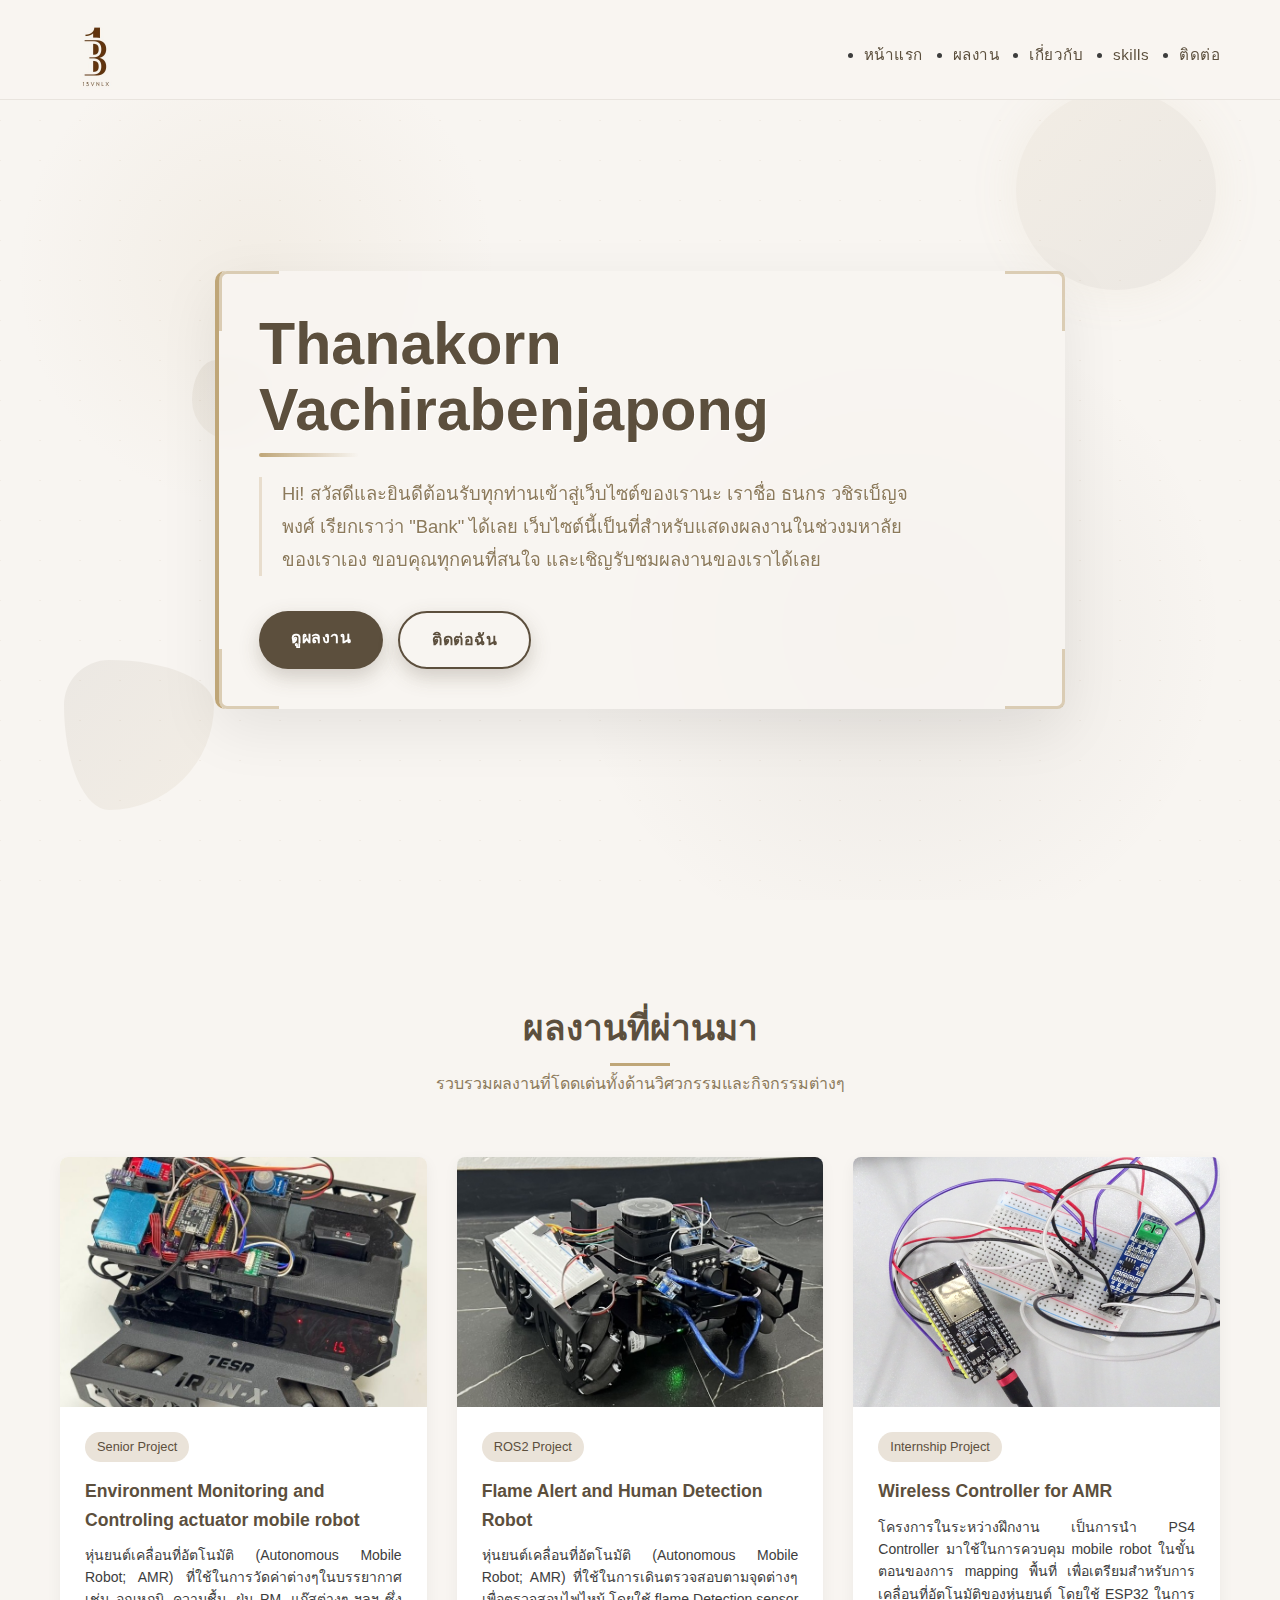
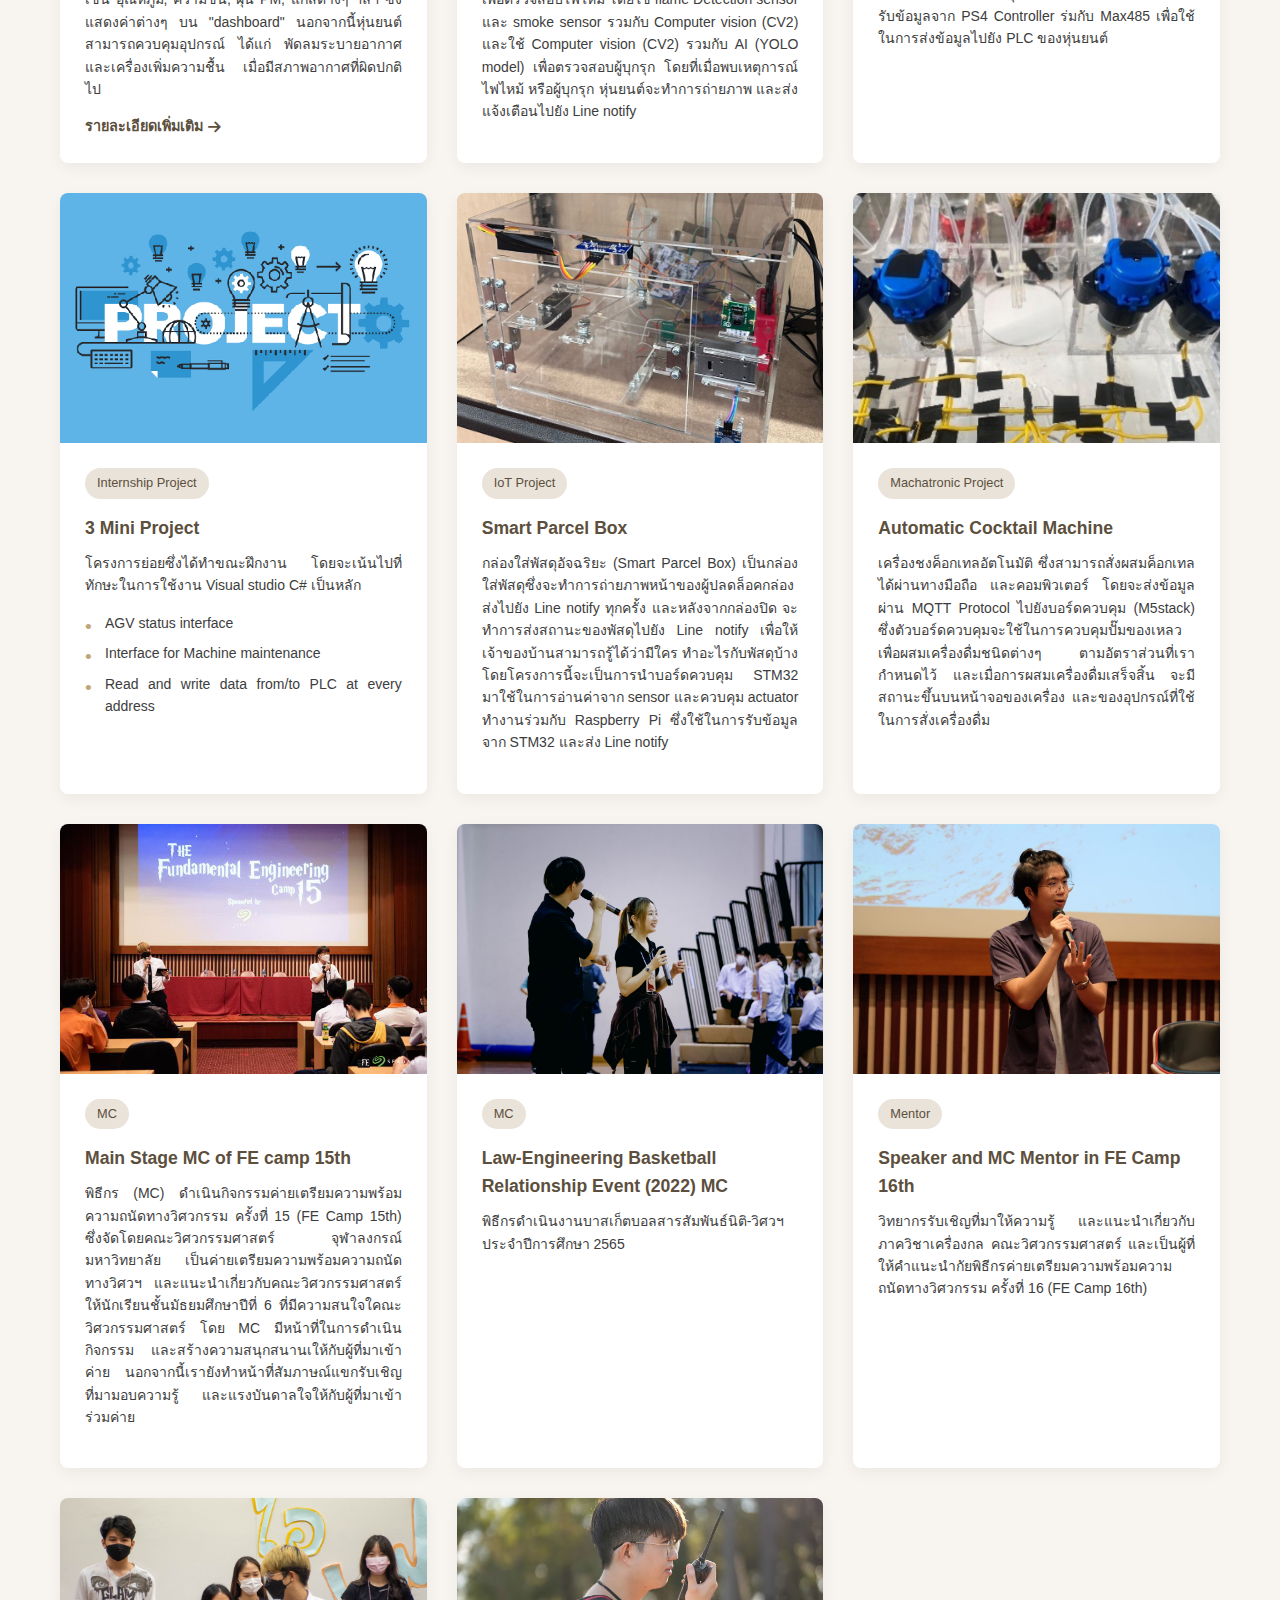
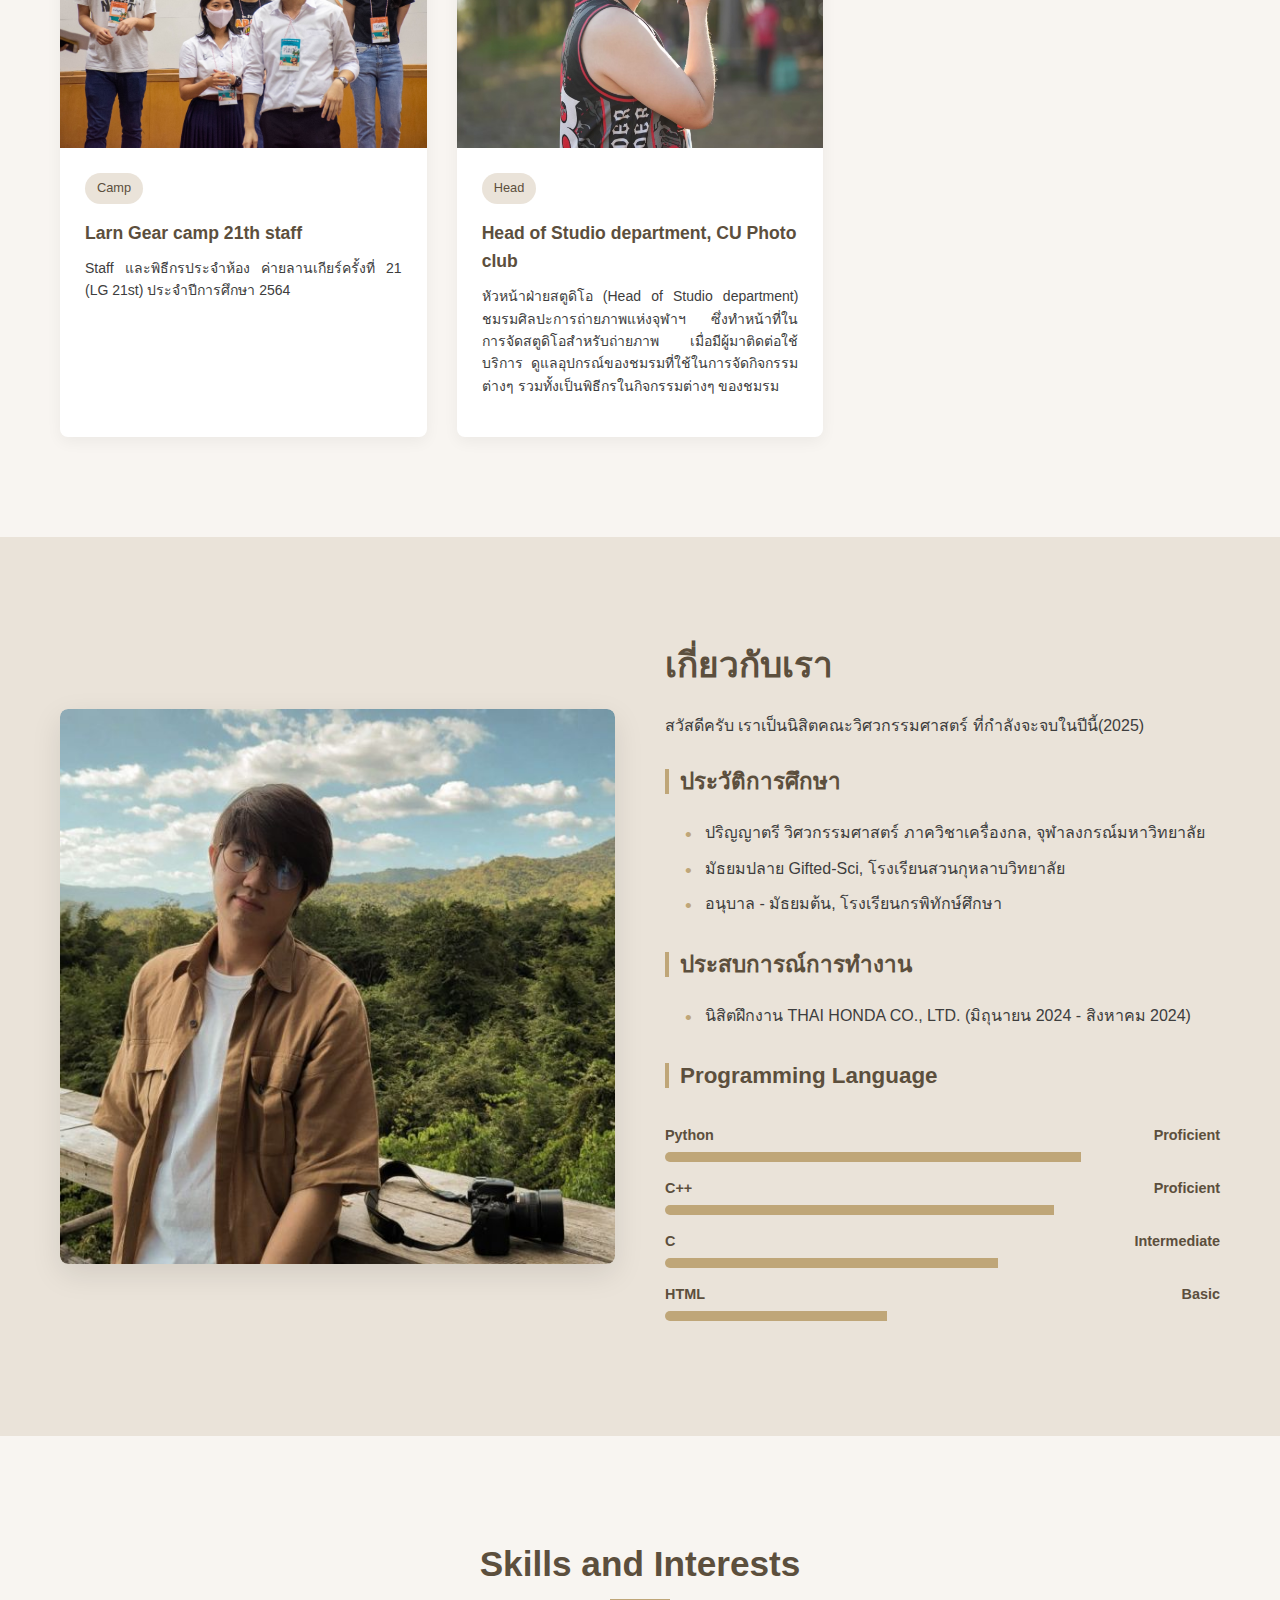
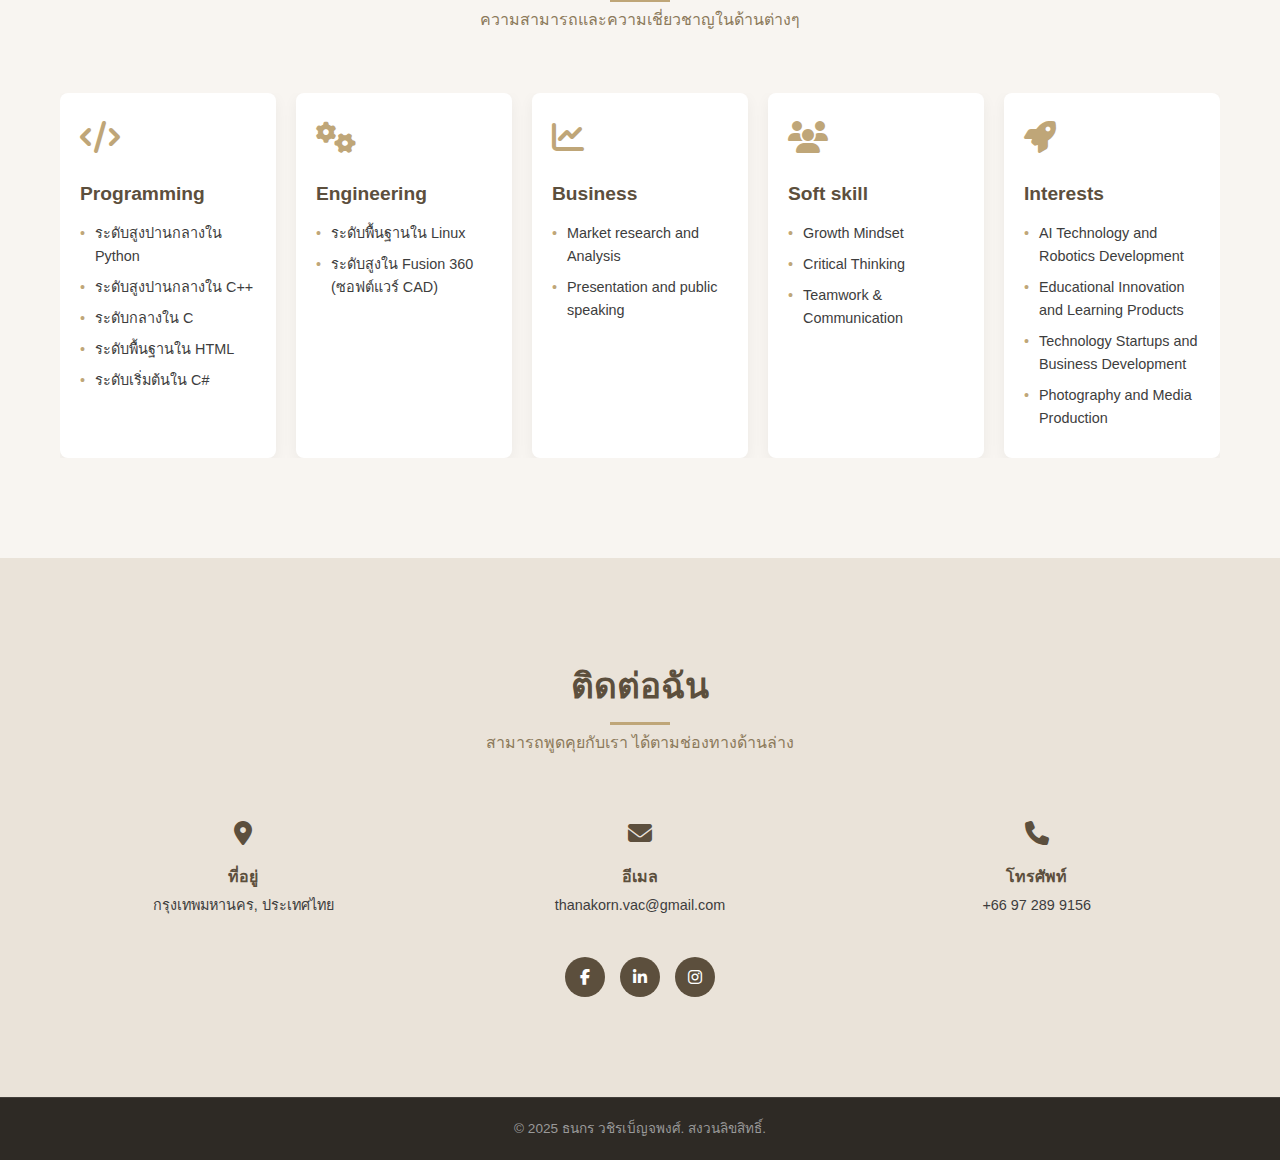
<file: index.html>
<!DOCTYPE html>
<html lang="th">
<head>
    <meta charset="UTF-8">
    <meta name="viewport" content="width=device-width, initial-scale=1.0">
    <title>Portfolio | วิศวกรรมและ MC</title>
    <link href="https://cdnjs.cloudflare.com/ajax/libs/font-awesome/6.4.0/css/all.min.css" rel="stylesheet">
    <link rel="stylesheet" href="css/style.css">
</head>
<body>
    <!-- ส่วนนำทาง -->
    <nav>
        <div class="nav-container">
            <div class="logo"><img src="image/logo.jpg" alt="Logo" height="70"></div>
            <div class="menu-toggle">
                <i class="fas fa-bars"></i>
            </div>
            <ul class="nav-links">
                <li><a href="#home">หน้าแรก</a></li>
                <li><a href="#portfolio">ผลงาน</a></li>
                <li><a href="#about">เกี่ยวกับ</a></li>
                <li><a href="#skills">skills</a></li>
                <li><a href="#contact">ติดต่อ</a></li>
            </ul>
        </div>
    </nav>

    <section id="home" class="hero">
        <!-- รูปทรงประดับ -->
        <div class="shape-1"></div>
        <div class="shape-2"></div>
        
        <div class="container">
            <div class="hero-content">
                <!-- มุมตกแต่ง -->
                <div class="corner-decoration top-left"></div>
                <div class="corner-decoration top-right"></div>
                <div class="corner-decoration bottom-left"></div>
                <div class="corner-decoration bottom-right"></div>
                
                <h1><span>Thanakorn</span> Vachirabenjapong</h1>
                <p>Hi! สวัสดีและยินดีต้อนรับทุกท่านเข้าสู่เว็บไซต์ของเรานะ เราชื่อ ธนกร วชิรเบ็ญจพงศ์
                    เรียกเราว่า "Bank" ได้เลย เว็บไซต์นี้เป็นที่สำหรับแสดงผลงานในช่วงมหาลัยของเราเอง ขอบคุณทุกคนที่สนใจ และเชิญรับชมผลงานของเราได้เลย
                </p>
                <div class="buttons-container">
                    <a href="#portfolio" class="btn">ดูผลงาน</a>
                    <a href="#contact" class="btn btn-outline">ติดต่อฉัน</a>
                </div>
            </div>
        </div>
    </section>
    <!-- ส่วนผลงาน -->
    <section id="portfolio" class="section">
        <div class="container">
            <div class="section-title">
                <h2>ผลงานที่ผ่านมา</h2>
                <p>รวบรวมผลงานที่โดดเด่นทั้งด้านวิศวกรรมและกิจกรรมต่างๆ</p>
            </div>
            
            <div class="portfolio-grid">
                <!-- ผลงานวิศวกรรม 1 -->
                <div class="portfolio-item">
                    <img src="image/Senior_Project.jpg" alt="Senior Project" class="portfolio-img">
                    <div class="portfolio-content">
                        <span class="portfolio-category">Senior Project</span>
                        <h3>Environment Monitoring and Controling actuator mobile robot</h3>
                        <p>หุ่นยนต์เคลื่อนที่อัตโนมัติ (Autonomous Mobile Robot; AMR) ที่ใช้ในการวัดค่าต่างๆในบรรยากาศ เช่น อุณหภูมิ, ความชื้น, ฝุ่น PM, แก๊สต่างๆ ฯลฯ 
                            ซึ่งแสดงค่าต่างๆ บน "dashboard" นอกจากนี้หุ่นยนต์สามารถควบคุมอุปกรณ์ ได้แก่ พัดลมระบายอากาศ และเครื่องเพิ่มความชื้น 
                            เมื่อมีสภาพอากาศที่ผิดปกติไป
                        </p>
                        <a href="Senior Project.html" class="portfolio-link">รายละเอียดเพิ่มเติม <i class="fas fa-arrow-right"></i></a>
                    </div>
                </div>
                
                <!-- ผลงานวิศวกรรม 2 -->
                <div class="portfolio-item">
                    <img src="image/ROS2_Project.png" alt="ROS2 Project" class="portfolio-img">
                    <div class="portfolio-content">
                        <span class="portfolio-category">ROS2 Project</span>
                        <h3>Flame Alert and Human Detection Robot</h3>
                        <p>หุ่นยนต์เคลื่อนที่อัตโนมัติ (Autonomous Mobile Robot; AMR) ที่ใช้ในการเดินตรวจสอบตามจุดต่างๆ เพื่อตรวจสอบไฟไหม้ 
                            โดยใช้ flame Detection sensor และ smoke sensor รวมกับ Computer vision (CV2) และใช้ Computer vision (CV2) รวมกับ AI (YOLO model) 
                            เพื่อตรวจสอบผู้บุกรุก โดยที่เมื่อพบเหตุการณ์ไฟไหม้ หรือผู้บุกรุก หุ่นยนต์จะทำการถ่ายภาพ และส่งแจ้งเตือนไปยัง Line notify
                        </p>
                        <!--a href="Flame Alert and Human Detection Robot.html" class="portfolio-link">รายละเอียดเพิ่มเติม <i class="fas fa-arrow-right"></i></a-->
                    </div>
                </div>
                
                <!-- ผลงานวิศวกรรม 3 -->
                <div class="portfolio-item">
                    <img src="image/Wireless_Controller_for_AMR.png" alt="wireless controller" class="portfolio-img">
                    <div class="portfolio-content">
                        <span class="portfolio-category">Internship Project</span>
                        <h3>Wireless Controller for AMR</h3>
                        <p>โครงการในระหว่างฝึกงาน เป็นการนำ PS4 Controller มาใช้ในการควบคุม mobile robot ในขั้นตอนของการ
                            mapping พื้นที่ เพื่อเตรียมสำหรับการเคลื่อนที่อัตโนมัติของหุ่นยนต์ โดยใช้ ESP32 ในการรับข้อมูลจาก PS4 Controller
                            ร่มกับ Max485 เพื่อใช้ในการส่งข้อมูลไปยัง PLC ของหุ่นยนต์
                        </p>
                        <!--a href="#" class="portfolio-link">รายละเอียดเพิ่มเติม <i class="fas fa-arrow-right"></i></a-->
                    </div>
                </div>
                
                <!-- ผลงานทางวิศวกรรม 4 -->
                <div class="portfolio-item">
                    <img src="image/3_mini_project.png" alt="3 Mini Project" class="portfolio-img">
                    <div class="portfolio-content">
                        <span class="portfolio-category">Internship Project</span>
                        <h3>3 Mini Project</h3>
                        <p>โครงการย่อยซึ่งได้ทำขณะฝึกงาน โดยจะเน้นไปที่ทักษะในการใช้งาน Visual studio C# เป็นหลัก</p>
                        <ul class="portfolio-list">
                            <li>AGV status interface</li>
                            <li>Interface for Machine maintenance</li>
                            <li>Read and write data from/to PLC at every address</li>
                        </ul>
                        <!--a href="3 Mini Project.html" class="portfolio-link">รายละเอียดเพิ่มเติม <i class="fas fa-arrow-right"></i></a-->
                    </div>
                </div>
                
                <!-- ผลงานวิศวกรรม 5 -->
                <div class="portfolio-item">
                    <img src="image/IoT_Project.png" alt="IoT Project" class="portfolio-img">
                    <div class="portfolio-content">
                        <span class="portfolio-category">IoT Project</span>
                        <h3>Smart Parcel Box</h3>
                        <p>กล่องใส่พัสดุอัจฉริยะ (Smart Parcel Box) เป็นกล่องใส่พัสดุซึ่งจะทำการถ่ายภาพหน้าของผู้ปลดล็อคกล่องส่งไปยัง Line notify ทุกครั้ง 
                            และหลังจากกล่องปิด จะทำการส่งสถานะของพัสดุไปยัง Line notify เพื่อให้เจ้าของบ้านสามารถรู้ได้ว่ามีใคร ทำอะไรกับพัสดุบ้าง
                            โดยโครงการนี้จะเป็นการนำบอร์ดควบคุม STM32 มาใช้ในการอ่านค่าจาก sensor และควบคุม actuator ทำงานร่วมกับ Raspberry Pi
                            ซึ่งใช้ในการรับข้อมูลจาก STM32 และส่ง Line notify
                        </p>
                        <!--a href="#" class="portfolio-link">รายละเอียดเพิ่มเติม <i class="fas fa-arrow-right"></i></a-->
                    </div>
                </div>
                
                <!-- ผลงานวิศวกรรม 6 -->
                <div class="portfolio-item">
                    <img src="image/Mechatronic_Project.png" alt="Automatic Cocktail Machine" class="portfolio-img">
                    <div class="portfolio-content">
                        <span class="portfolio-category">Machatronic Project</span>
                        <h3>Automatic Cocktail Machine</h3>
                        <p>เครื่องชงค็อกเทลอัตโนมัติ ซึ่งสามารถสั่งผสมค็อกเทลได้ผ่านทางมือถือ และคอมพิวเตอร์
                            โดยจะส่งข้อมูลผ่าน MQTT Protocol ไปยังบอร์ดควบคุม (M5stack) ซึ่งตัวบอร์ดควบคุมจะใช้ในการควบคุมปั๊มของเหลว
                            เพื่อผสมเครื่องดื่มชนิดต่างๆ ตามอัตราส่วนที่เรากำหนดไว้ และเมื่อการผสมเครื่องดื่มเสร็จสิ้น 
                            จะมีสถานะขึ้นบนหน้าจอของเครื่อง และของอุปกรณ์ที่ใช้ในการสั่งเครื่องดื่ม
                        </p>
                        <!--a href="#" class="portfolio-link">รายละเอียดเพิ่มเติม <i class="fas fa-arrow-right"></i></a-->
                    </div>
                </div>

                <!-- กิจกรรม 1 -->
                <div class="portfolio-item">
                    <img src="image/MC_of_FE_camp_15.jpg" alt="MC_of_FE_camp_15" class="portfolio-img">
                    <div class="portfolio-content">
                        <span class="portfolio-category">MC</span>
                        <h3>Main Stage MC of FE camp 15th</h3>
                        <p>พิธีกร (MC) ดำเนินกิจกรรมค่ายเตรียมความพร้อมความถนัดทางวิศวกรรม ครั้งที่ 15 (FE Camp 15th) 
                            ซึ่งจัดโดยคณะวิศวกรรมศาสตร์ จุฬาลงกรณ์มหาวิทยาลัย เป็นค่ายเตรียมความพร้อมความถนัดทางวิศวฯ และแนะนำเกี่ยวกับคณะวิศวกรรมศาสตร์
                            ให้นักเรียนชั้นมัธยมศึกษาปีที่ 6 ที่มีความสนใจใคณะวิศวกรรมศาสตร์ โดย MC มีหน้าที่ในการดำเนินกิจกรรม และสร้างความสนุกสนานเให้กับผู้ที่มาเข้าค่าย 
                            นอกจากนี้เรายังทำหน้าที่สัมภาษณ์แขกรับเชิญที่มามอบความรู้ และแรงบันดาลใจให้กับผู้ที่มาเข้าร่วมค่าย
                        </p>
                    </div>
                </div>
                
                <!-- กิจกรรม 2 -->
                <div class="portfolio-item">
                    <img src="image/mc นิติวิดวะ2.jpg" alt="Law-ENG_basketball_MC" class="portfolio-img">
                    <div class="portfolio-content">
                        <span class="portfolio-category">MC</span>
                        <h3>Law-Engineering Basketball Relationship Event (2022) MC</h3>
                        <p>พิธีกรดำเนินงานบาสเก็ตบอลสารสัมพันธ์นิติ-วิศวฯ ประจำปีการศึกษา 2565</p>
                    </div>
                </div>
                
                <!-- กิจกรรม 3 -->
                <div class="portfolio-item">
                    <img src="image/Speaker_FE_16.jpg" alt="Speaker_FE_16" class="portfolio-img">
                    <div class="portfolio-content">
                        <span class="portfolio-category">Mentor</span>
                        <h3>Speaker and MC Mentor in FE Camp 16th</h3>
                        <p>วิทยากรรับเชิญที่มาให้ความรู้ และแนะนำเกี่ยวกับภาควิชาเครื่องกล คณะวิศวกรรมศาสตร์ และเป็นผู้ที่ให้คำแนะนำกัยพิธีกรค่ายเตรียมความพร้อมความถนัดทางวิศวกรรม 
                            ครั้งที่ 16 (FE Camp 16th)
                        </p>
                    </div>
                </div>
                
                <!-- กิจกรรม 4 -->
                <div class="portfolio-item">
                    <img src="image/LG21_staff.jpg" alt="LG21_staff" class="portfolio-img">
                    <div class="portfolio-content">
                        <span class="portfolio-category">Camp</span>
                        <h3>Larn Gear camp 21th staff</h3>
                        <p>Staff และพิธีกรประจำห้อง ค่ายลานเกียร์ครั้งที่ 21 (LG 21st) ประจำปีการศึกษา 2564</p>
                    </div>
                </div>
                
                <!-- กิจกรรม 5 -->
                <div class="portfolio-item">
                    <img src="image/Staff_CU_photo_camp.jpg" alt="coming soon" class="portfolio-img">
                    <div class="portfolio-content">
                        <span class="portfolio-category">Head</span>
                        <h3>Head of Studio department, CU Photo club</h3>
                        <p>หัวหน้าฝ่ายสตูดิโอ (Head of Studio department) ชมรมศิลปะการถ่ายภาพแห่งจุฬาฯ ซึ่งทำหน้าที่ในการจัดสตูดิโอสำหรับถ่ายภาพ เมื่อมีผู้มาติดต่อใช้บริการ
                            ดูแลอุปกรณ์ของชมรมที่ใช้ในการจัดกิจกรรมต่างๆ รวมทั้งเป็นพิธีกรในกิจกรรมต่างๆ ของชมรม
                        </p>
                    </div>
                </div>
            </div>
        </div>
    </section>

    <!-- ส่วนเกี่ยวกับ -->
    <section id="about" class="section" style="background-color: var(--light);">
        <div class="container">
            <div class="about-container">
                <div class="about-image">
                    <img src="image/profile.jpg" alt="รูปโปรไฟล์ของฉัน">
                </div>
                <div class="about-content">
                    <h2>เกี่ยวกับเรา</h2>
                    <p>สวัสดีครับ เราเป็นนิสิตคณะวิศวกรรมศาสตร์ ที่กำลังจะจบในปีนี้(2025)</p>
                    <h3 class="about-subtitle">ประวัติการศึกษา</h3>
                    <ul class="about-list">
                        <li>ปริญญาตรี วิศวกรรมศาสตร์ ภาควิชาเครื่องกล, จุฬาลงกรณ์มหาวิทยาลัย</li>
                        <li>มัธยมปลาย Gifted-Sci, โรงเรียนสวนกุหลาบวิทยาลัย</li>
                        <li>อนุบาล - มัธยมต้น, โรงเรียนกรพิทักษ์ศึกษา</li>
                    </ul>
                    
                    <h3 class="about-subtitle">ประสบการณ์การทำงาน</h3>
                    <ul class="about-list">
                        <li>นิสิตฝึกงาน THAI HONDA CO., LTD. (มิถุนายน 2024 - สิงหาคม 2024)</li>
                    </ul>
                    
                    <h3 class="about-subtitle">Programming Language</h3>
                    <div class="skill-bars">
                        <div class="skill">
                            <div class="skill-name">
                                <span>Python</span>
                                <span>Proficient</span>
                            </div>
                            <div class="skill-bar">
                                <div class="skill-level" style="width: 75%;"></div>
                            </div>
                        </div>
                        
                        <div class="skill">
                            <div class="skill-name">
                                <span>C++</span>
                                <span>Proficient</span>
                            </div>
                            <div class="skill-bar">
                                <div class="skill-level" style="width: 70%;"></div>
                            </div>
                        </div>
                        
                        <div class="skill">
                            <div class="skill-name">
                                <span>C</span>
                                <span>Intermediate</span>
                            </div>
                            <div class="skill-bar">
                                <div class="skill-level" style="width: 60%;"></div>
                            </div>
                        </div>
                        
                        <div class="skill">
                            <div class="skill-name">
                                <span>HTML</span>
                                <span>Basic</span>
                            </div>
                            <div class="skill-bar">
                                <div class="skill-level" style="width: 40%;"></div>
                            </div>
                        </div>
                    </div>
                </div>
            </div>
        </div>
    </section>

    <!-- Skills Section -->
    <section id="skills" class="section">
        <div class="container">
            <div class="section-title">
                <h2>Skills and Interests</h2>
                <p>ความสามารถและความเชี่ยวชาญในด้านต่างๆ</p>
            </div>
            
            <div class="skills-grid">
                <!-- Programming Skills -->
                <div class="skill-category">
                    <div class="skill-icon">
                        <i class="fas fa-code"></i>
                    </div>
                    <h3>Programming</h3>
                    <ul class="skill-list">
                        <li>ระดับสูงปานกลางใน Python</li>
                        <li>ระดับสูงปานกลางใน C++</li>
                        <li>ระดับกลางใน C</li>
                        <li>ระดับพื้นฐานใน HTML</li>
                        <li>ระดับเริ่มต้นใน C#</li>
                    </ul>
                </div>
                
                <!-- Technical Skills -->
                <div class="skill-category">
                    <div class="skill-icon">
                        <i class="fas fa-cogs"></i>
                    </div>
                    <h3>Engineering</h3>
                    <ul class="skill-list">
                        <li>ระดับพื้นฐานใน Linux</li>
                        <li>ระดับสูงใน Fusion 360 (ซอฟต์แวร์ CAD)</li>
                    </ul>
                </div>
                
                <!-- Business Skills -->
                <div class="skill-category">
                    <div class="skill-icon">
                        <i class="fas fa-chart-line"></i>
                    </div>
                    <h3>Business</h3>
                    <ul class="skill-list">
                        <li>Market research and Analysis</li>
                        <li>Presentation and public speaking</li>
                    </ul>
                </div>
                
                <!-- Soft Skills -->
                <div class="skill-category">
                    <div class="skill-icon">
                        <i class="fas fa-users"></i>
                    </div>
                    <h3>Soft skill</h3>
                    <ul class="skill-list">
                        <li>Growth Mindset</li>
                        <li>Critical Thinking</li>
                        <li>Teamwork & Communication</li>
                    </ul>
                </div>

                <!-- Interests Skills -->
                <div class="skill-category">
                    <div class="skill-icon">
                        <i class="fas fa-rocket"></i>
                    </div>
                    <h3>Interests</h3>
                    <ul class="skill-list">
                        <li>AI Technology and Robotics Development</li>
                        <li>Educational Innovation and Learning Products</li>
                        <li>Technology Startups and Business Development</li>
                        <li>Photography and Media Production</li>
                    </ul>
                </div>
            </div>
        </div>
    </section>
    
    <!-- ส่วนติดต่อ -->
    <section id="contact" class="section" style="background-color: var(--light);">
        <div class="container">
            <div class="section-title">
                <h2>ติดต่อฉัน</h2>
                <p>สามารถพูดคุยกับเรา ได้ตามช่องทางด้านล่าง</p>
            </div>
            
            <div class="contact-simple-row">
                <div class="contact-item">
                    <div class="contact-icon">
                        <i class="fas fa-map-marker-alt"></i>
                    </div>
                    <div class="contact-text">
                        <h4>ที่อยู่</h4>
                        <p>กรุงเทพมหานคร, ประเทศไทย</p>
                    </div>
                </div>
                
                <div class="contact-item">
                    <div class="contact-icon">
                        <i class="fas fa-envelope"></i>
                    </div>
                    <div class="contact-text">
                        <h4>อีเมล</h4>
                        <p>thanakorn.vac@gmail.com</p>
                    </div>
                </div>
                
                <div class="contact-item">
                    <div class="contact-icon">
                        <i class="fas fa-phone"></i>
                    </div>
                    <div class="contact-text">
                        <h4>โทรศัพท์</h4>
                        <p>+66 97 289 9156</p>
                    </div>
                </div>
            </div>
            
            <div class="social-links-container">
                <div class="social-links">
                    <a href="https://www.facebook.com/Bank26.thanakorn/"><i class="fab fa-facebook-f"></i></a>
                    <a href="https://www.linkedin.com/in/thanakorn-vachirabenjapong-ba608a34a/"><i class="fab fa-linkedin-in"></i></a>
                    <a href="https://www.instagram.com/tnk.13vnlx/"><i class="fab fa-instagram"></i></a>
                </div>
            </div>
        </div>
    </section>

    <!-- ส่วนท้าย -->
    <footer>
            <div class="copyright">
                <p>&copy; 2025 ธนกร วชิรเบ็ญจพงศ์. สงวนลิขสิทธิ์.</p>
            </div>
    </footer>
    <!-- JavaScript -->
    <script src="js/script.js"></script>
</body>
</html>
</file>
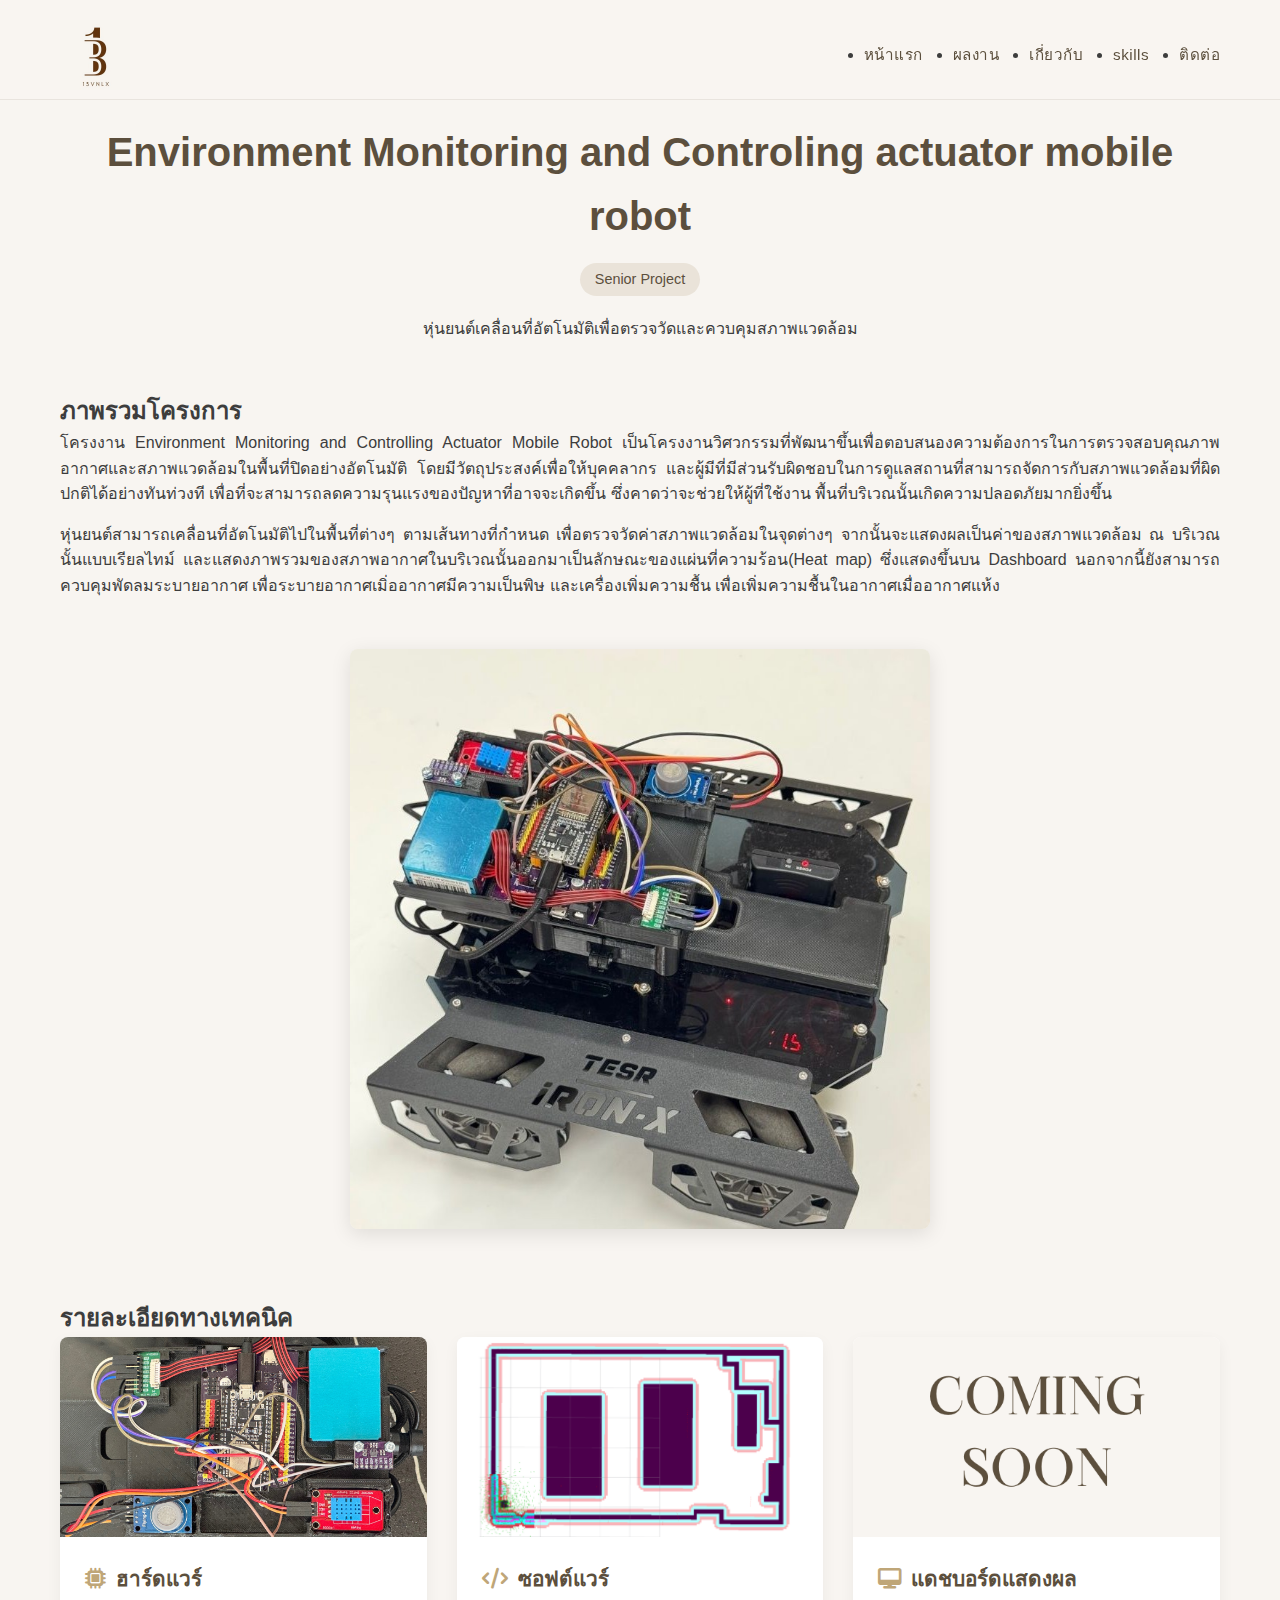
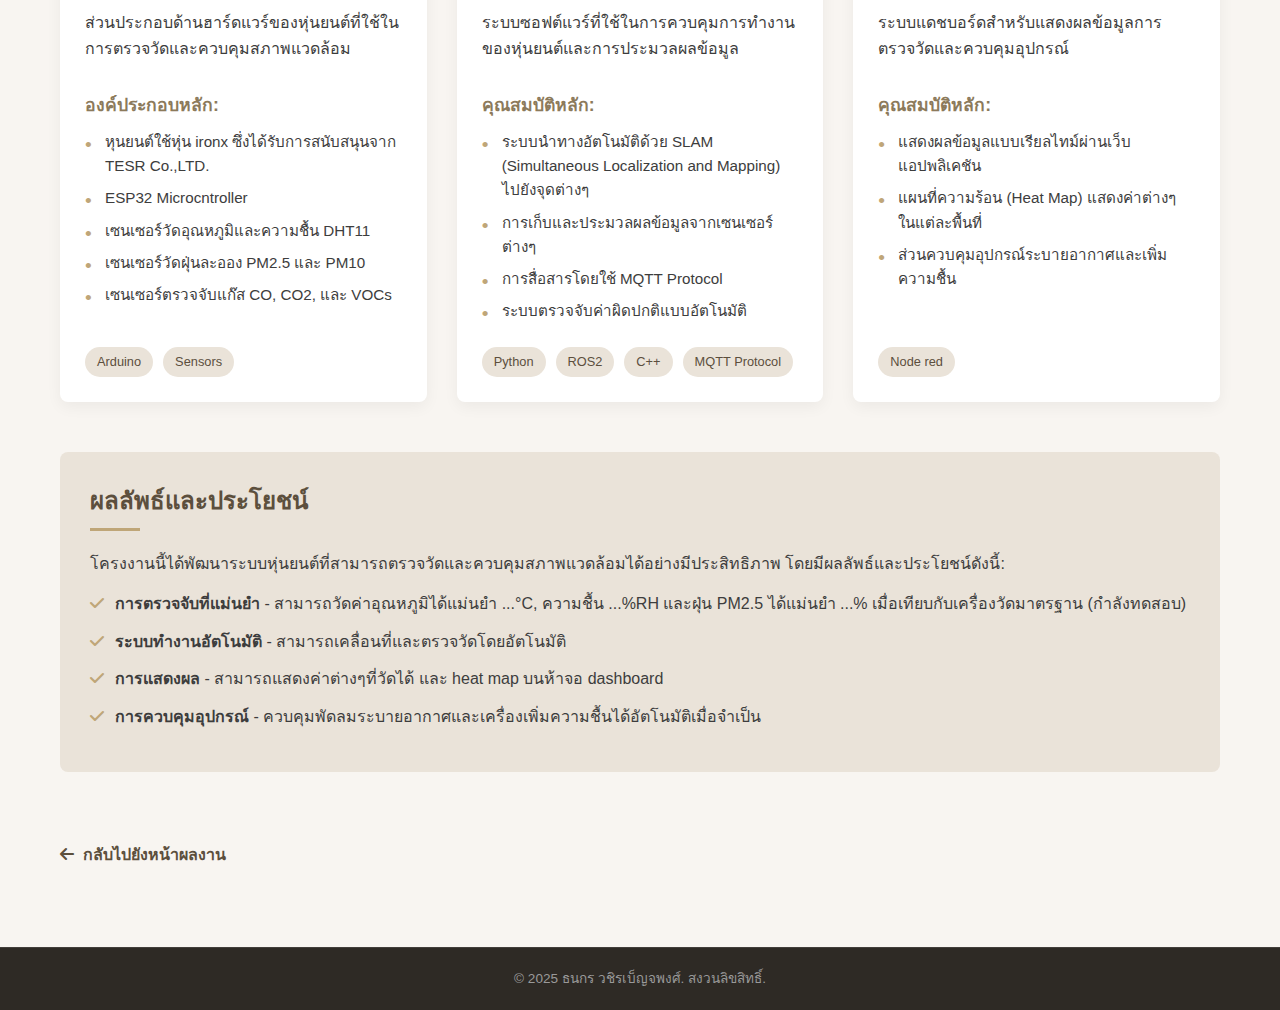
<file: Senior Project.html>
<!DOCTYPE html>
<html lang="th">
<head>
    <meta charset="UTF-8">
    <meta name="viewport" content="width=device-width, initial-scale=1.0">
    <title>Environment Monitoring and Controling actuator mobile robot - รายละเอียดโครงการ</title>
    <link href="https://cdnjs.cloudflare.com/ajax/libs/font-awesome/6.4.0/css/all.min.css" rel="stylesheet">
    <link rel="stylesheet" href="css/style.css">
    <link rel="stylesheet" href="css/Senior Project_style.css">
</head>
<body>
    <!-- ส่วนนำทาง -->
    <nav>
        <div class="nav-container">
            <div class="logo"><img src="image/logo.jpg" alt="Logo" height="70"></div>
            <div class="menu-toggle">
                <i class="fas fa-bars"></i>
            </div>
            <ul class="nav-links">
                <li><a href="index.html#home">หน้าแรก</a></li>
                <li><a href="index.html#portfolio">ผลงาน</a></li>
                <li><a href="index.html#about">เกี่ยวกับ</a></li>
                <li><a href="index.html#services">skills</a></li>
                <li><a href="index.html#contact">ติดต่อ</a></li>
            </ul>
        </div>
    </nav>

    <!-- เนื้อหารายละเอียดโครงการ -->
    <section class="project-details">
        <div class="container">
            <div class="project-header">
                <h1>Environment Monitoring and Controling actuator mobile robot</h1>
                <span class="category">Senior Project</span>
                <p>หุ่นยนต์เคลื่อนที่อัตโนมัติเพื่อตรวจวัดและควบคุมสภาพแวดล้อม</p>
            </div>

            <div class="project-overview">
                <h2>ภาพรวมโครงการ</h2>
                <p>โครงงาน Environment Monitoring and Controlling Actuator Mobile Robot เป็นโครงงานวิศวกรรมที่พัฒนาขึ้นเพื่อตอบสนองความต้องการในการตรวจสอบคุณภาพอากาศและสภาพแวดล้อมในพื้นที่ปิดอย่างอัตโนมัติ 
                    โดยมีวัตถุประสงค์เพื่อให้บุคคลากร และผู้มีที่มีส่วนรับผิดชอบในการดูแลสถานที่สามารถจัดการกับสภาพแวดล้อมที่ผิดปกติได้อย่างทันท่วงที เพื่อที่จะสามารถลดความรุนแรงของปัญหาที่อาจจะเกิดขึ้น ซึ่งคาดว่าจะช่วยให้ผู้ที่ใช้งาน
                    พื้นที่บริเวณนั้นเกิดความปลอดภัยมากยิ่งขึ้น
                </p>
                <p>หุ่นยนต์สามารถเคลื่อนที่อัตโนมัติไปในพื้นที่ต่างๆ ตามเส้นทางที่กำหนด เพื่อตรวจวัดค่าสภาพแวดล้อมในจุดต่างๆ จากนั้นจะแสดงผลเป็นค่าของสภาพแวดล้อม ณ บริเวณนั้นแบบเรียลไทม์ 
                    และแสดงภาพรวมของสภาพอากาศในบริเวณนั้นออกมาเป็นลักษณะของแผ่นที่ความร้อน(Heat map) ซึ่งแสดงขึ้นบน Dashboard นอกจากนี้ยังสามารถควบคุมพัดลมระบายอากาศ เพื่อระบายอากาศเมิ่ออากาศมีความเป็นพิษ 
                    และเครื่องเพิ่มความชื้น เพื่อเพิ่มความชื้นในอากาศเมื่ออากาศแห้ง
                </p>
            </div>

            <!-- รูปภาพโครงการ -->
            <div class="project-image">
                <img src="image/Senior_Project.jpg" alt="Environment Monitoring Robot">
            </div>

            <!-- รายละเอียดทางเทคนิค -->
            <h2>รายละเอียดทางเทคนิค</h2>

            <div class="tech-detail">
                <!-- ฮาร์ดแวร์ -->
                <div class="senior-project">
                    <img src="image/Senior_project/senior_hardware.png" alt="ฮาร์ดแวร์ของหุ่นยนต์" class="senior-project-img">
                    <div class="senior-project-content">
                        <h3><i class="fas fa-microchip"></i> ฮาร์ดแวร์</h3>
                        <p>ส่วนประกอบด้านฮาร์ดแวร์ของหุ่นยนต์ที่ใช้ในการตรวจวัดและควบคุมสภาพแวดล้อม</p>
                        
                        <h4>องค์ประกอบหลัก:</h4>
                        <ul>
                            <li>หุนยนต์ใช้หุ่น ironx ซึ่งได้รับการสนับสนุนจาก TESR Co.,LTD.</li>
                            <li>ESP32 Microcntroller </li>
                            <li>เซนเซอร์วัดอุณหภูมิและความชื้น DHT11</li>
                            <li>เซนเซอร์วัดฝุ่นละออง PM2.5 และ PM10</li>
                            <li>เซนเซอร์ตรวจจับแก๊ส CO, CO2, และ VOCs</li>
                        </ul>
                        
                        <div class="technologies">
                            <span class="tech-tag">Arduino</span>
                            <span class="tech-tag">Sensors</span>
                        </div>
                    </div>
                </div>
                
                <!-- ซอฟต์แวร์ -->
                <div class="senior-project">
                    <img src="image/Senior_project/SLAM.png" alt="ระบบซอฟต์แวร์ของหุ่นยนต์" class="senior-project-img">
                    <div class="senior-project-content">
                        <h3><i class="fas fa-code"></i> ซอฟต์แวร์</h3>
                        <p>ระบบซอฟต์แวร์ที่ใช้ในการควบคุมการทำงานของหุ่นยนต์และการประมวลผลข้อมูล</p>
                        
                        <h4>คุณสมบัติหลัก:</h4>
                        <ul>
                            <li>ระบบนำทางอัตโนมัติด้วย SLAM (Simultaneous Localization and Mapping) ไปยังจุดต่างๆ</li>
                            <li>การเก็บและประมวลผลข้อมูลจากเซนเซอร์ต่างๆ</li>
                            <li>การสื่อสารโดยใช้ MQTT Protocol</li>
                            <li>ระบบตรวจจับค่าผิดปกติแบบอัตโนมัติ</li>
                        </ul>
                        
                        <div class="technologies">
                            <span class="tech-tag">Python</span>
                            <span class="tech-tag">ROS2</span>
                            <span class="tech-tag">C++</span>
                            <span class="tech-tag">MQTT Protocol</span>
                        </div>
                    </div>
                </div>
                
                <!-- แดชบอร์ด -->
                <div class="senior-project">
                    <img src="image/Senior_project/dashboard.png" alt="แดชบอร์ดแสดงผล" class="senior-project-img">
                    <div class="senior-project-content">
                        <h3><i class="fas fa-desktop"></i> แดชบอร์ดแสดงผล</h3>
                        <p>ระบบแดชบอร์ดสำหรับแสดงผลข้อมูลการตรวจวัดและควบคุมอุปกรณ์</p>
                        
                        <h4>คุณสมบัติหลัก:</h4>
                        <ul>
                            <li>แสดงผลข้อมูลแบบเรียลไทม์ผ่านเว็บแอปพลิเคชัน</li>
                            <li>แผนที่ความร้อน (Heat Map) แสดงค่าต่างๆ ในแต่ละพื้นที่</li>
                            <li>ส่วนควบคุมอุปกรณ์ระบายอากาศและเพิ่มความชื้น</li>
                        </ul>
                        
                        <div class="technologies">
                            <span class="tech-tag">Node red</span>
                        </div>
                    </div>
                </div>
            </div>

            <!-- ผลลัพธ์และประโยชน์ -->
            <div class="project-conclusion">
                <h2>ผลลัพธ์และประโยชน์</h2>
                <p>โครงงานนี้ได้พัฒนาระบบหุ่นยนต์ที่สามารถตรวจวัดและควบคุมสภาพแวดล้อมได้อย่างมีประสิทธิภาพ โดยมีผลลัพธ์และประโยชน์ดังนี้:</p>
                <ul>
                    <li><strong>การตรวจจับที่แม่นยำ</strong> - สามารถวัดค่าอุณหภูมิได้แม่นยำ ...°C, ความชื้น ...%RH และฝุ่น PM2.5 ได้แม่นยำ ...% เมื่อเทียบกับเครื่องวัดมาตรฐาน (กำลังทดสอบ)</li>
                    <li><strong>ระบบทำงานอัตโนมัติ</strong> - สามารถเคลื่อนที่และตรวจวัดโดยอัตโนมัติ</li>
                    <li><strong>การแสดงผล</strong> - สามารถแสดงค่าต่างๆที่วัดได้ และ heat map บนห้าจอ dashboard</li>
                    <li><strong>การควบคุมอุปกรณ์</strong> - ควบคุมพัดลมระบายอากาศและเครื่องเพิ่มความชื้นได้อัตโนมัติเมื่อจำเป็น</li>
                </ul>
            </div>

            <a href="index.html#portfolio" class="back-button"><i class="fas fa-arrow-left"></i> กลับไปยังหน้าผลงาน</a>
        </div>
    </section>

    <footer>
        <div class="copyright">
            <p>&copy; 2025 ธนกร วชิรเบ็ญจพงศ์. สงวนลิขสิทธิ์.</p>
        </div>
    </footer>
    <!-- JavaScript -->
    <script src="js/script.js"></script>
</body>
</html>
</file>
<file: css/style.css>
/* ตั้งค่าพื้นฐาน - โทนสี Earth Tone */
:root {
    --primary: #5c4f3d;      /* น้ำตาลเข้ม */
    --secondary: #8c7a5b;    /* น้ำตาลอ่อน */
    --accent: #bfa678;       /* สีทองอ่อน */
    --light: #eae3d9;        /* สีครีม */
    --dark: #2e2a25;         /* น้ำตาลเกือบดำ */
    --text: #3d3d3d;         /* สีเทาเข้ม */
    --bg: #f8f5f1;           /* สีครีมอ่อน */
}

* {
    margin: 0;
    padding: 0;
    box-sizing: border-box;
}

body {
    font-family: 'Sarabun', 'Helvetica Neue', sans-serif;
    line-height: 1.6;
    color: var(--text);
    background-color: var(--bg);
}

a {
    text-decoration: none;
    color: var(--primary);
    transition: color 0.3s;
}

a:hover {
    color: var(--accent);
}

/* การจัดวางหน้าแบบ Minimal */
.container {
    max-width: 1200px;
    margin: 0 auto;
    padding: 0 20px;
}

/* ส่วนนำทาง */
nav {
    position: fixed;
    top: 0;
    left: 0;
    width: 100%;
    background-color: rgba(248, 245, 241, 0.9);
    backdrop-filter: blur(10px);
    z-index: 1000;
    padding: 20px 0;
    border-bottom: 1px solid rgba(92, 79, 61, 0.1);
    height: 100px; 
}

.nav-container {
    display: flex;
    justify-content: space-between;
    align-items: center;
    max-width: 1200px;
    margin: 0 auto;
    padding: 0 20px;
}

.logo {
    font-size: 1.5rem;
    font-weight: 600;
    color: var(--primary);
    letter-spacing: 1px;
    display: flex;
    align-items: center;
}

.logo img {
    max-height: 200px;
    vertical-align: middle;
}

.nav-links {
    display: flex;
    gap: 30px;
}

.nav-links a {
    color: var(--primary);
    font-weight: 500;
    font-size: 0.95rem;
    letter-spacing: 0.5px;
    position: relative;
}

.nav-links a::after {
    content: '';
    position: absolute;
    width: 0;
    height: 2px;
    bottom: -5px;
    left: 0;
    background-color: var(--accent);
    transition: width 0.3s;
}

.nav-links a:hover::after {
    width: 100%;
}

/* ปุ่มเมนูโทรศัพท์มือถือ */
.menu-toggle {
    display: none;
    cursor: pointer;
    font-size: 1.5rem;
    color: var(--primary);
}

/* ส่วนหัว Hero Section - เพิ่มเติม */
.hero {
    height: 100vh;
    display: flex;
    align-items: center;
    padding-top: 80px;
    background-color: var(--bg);
    position: relative;
    overflow: hidden;
}

/* เพิ่มลวดลายพื้นหลังแบบลายเส้นและจุดๆ */
.hero::before {
    content: '';
    position: absolute;
    top: 0;
    left: 0;
    right: 0;
    bottom: 0;
    background-image: 
        radial-gradient(circle at 20% 30%, rgba(191, 166, 120, 0.1) 0%, transparent 20%),
        radial-gradient(circle at 70% 70%, rgba(92, 79, 61, 0.08) 0%, transparent 30%),
        linear-gradient(to bottom right, rgba(234, 227, 217, 0.5) 1px, transparent 1px),
        linear-gradient(to bottom left, rgba(234, 227, 217, 0.5) 1px, transparent 1px);
    background-size: auto, auto, 40px 40px, 40px 40px;
    z-index: 0;
}

/* เพิ่มรูปทรงประดับ */
.hero::after {
    content: '';
    position: absolute;
    top: 10%;
    right: 5%;
    width: 200px;
    height: 200px;
    border-radius: 50%;
    background: linear-gradient(135deg, rgba(191, 166, 120, 0.1), rgba(92, 79, 61, 0.08));
    box-shadow: 0 0 50px rgba(191, 166, 120, 0.1);
    z-index: 1;
    animation: float 8s ease-in-out infinite;
}

/* เพิ่มรูปทรงเพิ่มเติม */
.hero .shape-1 {
    position: absolute;
    bottom: 10%;
    left: 5%;
    width: 150px;
    height: 150px;
    border-radius: 30% 70% 70% 30% / 30% 30% 70% 70%;
    background: linear-gradient(135deg, rgba(92, 79, 61, 0.08), rgba(191, 166, 120, 0.1));
    z-index: 1;
    animation: morph 10s ease-in-out infinite;
}

.hero .shape-2 {
    position: absolute;
    top: 40%;
    left: 15%;
    width: 80px;
    height: 80px;
    border-radius: 30% 70% 50% 50% / 50% 30% 70% 50%;
    background: linear-gradient(135deg, rgba(140, 122, 91, 0.1), rgba(191, 166, 120, 0.05));
    z-index: 1;
    animation: morph 12s ease-in-out infinite alternate;
}

.hero-content {
    max-width: 850px;
    position: relative;
    z-index: 2;
    padding: 40px;
    border-radius: 10px;
    box-shadow: 0 20px 60px rgba(0, 0, 0, 0.08);
    background: rgba(248, 245, 241, 0.85);
    backdrop-filter: blur(8px);
    border-left: 4px solid var(--accent);
    animation: fadeIn 1s ease-out forwards;
}

.hero h1 {
    font-size: 3.7rem;
    font-weight: 700;
    color: var(--primary);
    margin-bottom: 20px;
    line-height: 1.1;
    position: relative;
    padding-bottom: 15px;
    text-shadow: 1px 1px 1px rgba(255, 255, 255, 1);
}

/* เพิ่มเส้นใต้สวยๆ ให้กับหัวข้อ */
.hero h1::after {
    content: '';
    position: absolute;
    bottom: 0;
    left: 0;
    width: 100px;
    height: 4px;
    background: linear-gradient(to right, var(--accent), transparent);
    border-radius: 2px;
}

/* เพิ่มไฮไลท์ตัวอักษร */
.hero h1 span {
    position: relative;
    display: inline-block;
    z-index: 1;
}



.hero p {
    font-size: 1.15rem;
    color: var(--secondary);
    margin-bottom: 35px;
    max-width: 650px;
    line-height: 1.8;
    text-shadow: 0 1px 1px rgba(255, 255, 255, 0.8);
    position: relative;
    padding-left: 20px;
    border-left: 3px solid rgba(191, 166, 120, 0.3);
}

.buttons-container {
    display: flex;
    gap: 15px;
}

.btn {
    display: inline-block;
    background-color: var(--primary);
    color: white;
    padding: 14px 32px;
    border-radius: 30px;
    font-weight: 600;
    letter-spacing: 0.5px;
    transition: all 0.3s;
    border: none;
    cursor: pointer;
    box-shadow: 0 8px 20px rgba(92, 79, 61, 0.25);
    position: relative;
    overflow: hidden;
    z-index: 1;
}

.btn::after {
    content: '';
    position: absolute;
    top: 0;
    left: -100%;
    width: 100%;
    height: 100%;
    background: linear-gradient(90deg, transparent, rgba(255, 255, 255, 0.2), transparent);
    transition: 0.5s;
    z-index: -1;
}

.btn:hover::after {
    left: 100%;
}

.btn:hover {
    background-color: var(--secondary);
    color: white;
    transform: translateY(-3px);
    box-shadow: 0 12px 25px rgba(92, 79, 61, 0.35);
}

.btn-outline {
    background-color: transparent;
    border: 2px solid var(--primary);
    color: var(--primary);
}

.btn-outline::after {
    background: linear-gradient(90deg, transparent, rgba(92, 79, 61, 0.1), transparent);
}

.btn-outline:hover {
    background-color: var(--primary);
    color: white;
    box-shadow: 0 12px 25px rgba(92, 79, 61, 0.35);
}

/* เพิ่มองค์ประกอบที่มุมของ hero-content */
.corner-decoration {
    position: absolute;
    width: 60px;
    height: 60px;
    opacity: 0.5;
}

.corner-decoration.top-left {
    top: 0;
    left: 0;
    border-top: 3px solid var(--accent);
    border-left: 3px solid var(--accent);
    border-top-left-radius: 8px;
}

.corner-decoration.top-right {
    top: 0;
    right: 0;
    border-top: 3px solid var(--accent);
    border-right: 3px solid var(--accent);
    border-top-right-radius: 8px;
}

.corner-decoration.bottom-left {
    bottom: 0;
    left: 0;
    border-bottom: 3px solid var(--accent);
    border-left: 3px solid var(--accent);
    border-bottom-left-radius: 8px;
}

.corner-decoration.bottom-right {
    bottom: 0;
    right: 0;
    border-bottom: 3px solid var(--accent);
    border-right: 3px solid var(--accent);
    border-bottom-right-radius: 8px;
}

/* ส่วนผลงาน */
.section {
    padding: 100px 0;
}

.section-title {
    text-align: center;
    margin-bottom: 60px;
}

.section-title h2 {
    font-size: 2.2rem;
    color: var(--primary);
    margin-bottom: 15px;
    position: relative;
    display: inline-block;
}

.section-title h2::after {
    content: '';
    position: absolute;
    width: 60px;
    height: 3px;
    background-color: var(--accent);
    bottom: -10px;
    left: 50%;
    transform: translateX(-50%);
}

.section-title p {
    color: var(--secondary);
    max-width: 700px;
    margin: 0 auto;
}

/* กริดแสดงผลงาน */
.portfolio-grid {
    display: grid;
    grid-template-columns: repeat(auto-fill, minmax(350px, 1fr));
    gap: 30px;
}

.portfolio-item {
    background-color: white;
    border-radius: 8px;
    overflow: hidden;
    box-shadow: 0 5px 15px rgba(0, 0, 0, 0.05);
    transition: transform 0.3s, box-shadow 0.3s;
    position: relative;
}

.portfolio-item:hover {
    transform: translateY(-5px);
    box-shadow: 0 10px 25px rgba(0, 0, 0, 0.1);
}

.portfolio-img {
    width: 100%;
    height: 250px;
    object-fit: cover;
    display: block;
}

.portfolio-content {
    padding: 25px;
}

.portfolio-content h3 {
    font-size: 1.1rem;
    margin-bottom: 10px;
    color: var(--primary);
}

.portfolio-content p {
    text-align: justify;
    word-break: keep-all;
    color: var(--text);
    margin-bottom: 15px;
    font-size: 0.875rem;
}

.portfolio-category {
    display: inline-block;
    background-color: var(--light);
    color: var(--primary);
    padding: 5px 12px;
    border-radius: 20px;
    font-size: 0.8rem;
    margin-bottom: 15px;
}

.portfolio-list {
    list-style: none;
    padding-left: 0;
    margin-bottom: 15px;
}

.portfolio-list li {
    text-align: justify;
    word-break: keep-all;
    position: relative;
    padding-left: 20px;
    margin-bottom: 8px;
    font-size: 0.875rem;
    color: var(--text);
}

.portfolio-list li:before {
    content: "•";
    color: var(--accent);
    position: absolute;
    left: 0;
    top: 0;
    font-size: 1.2rem;
}
.portfolio-link {
    font-weight: 600;
    font-size: 0.9rem;
    display: flex;
    align-items: center;
}

.portfolio-link i {
    margin-left: 5px;
    transition: transform 0.3s;
}

.portfolio-link:hover i {
    transform: translateX(3px);
}

/* ส่วน About */
.about-container {
    display: flex;
    gap: 50px;
    align-items: center;
}

.about-image {
    flex: 1;
    border-radius: 8px;
    overflow: hidden;
    box-shadow: 0 10px 30px rgba(0, 0, 0, 0.1);
}

.about-image img {
    width: 100%;
    height: auto;
    display: block;
    border-radius: 8px; /* ทำให้ขอบมน */
    box-shadow: 0 10px 30px rgba(0, 0, 0, 0.1); /* เพิ่มเงา */
    transition: transform 0.3s; /* เพิ่มเอฟเฟกต์เมื่อชี้เมาส์ */
}

.about-image img:hover {
    transform: scale(1.03); /* ขยายรูปเล็กน้อยเมื่อชี้เมาส์ */
}

.about-content {
    flex: 1;
}

.about-content h2 {
    font-size: 2.2rem;
    color: var(--primary);
    margin-bottom: 20px;
}

.about-content p {
    margin-bottom: 20px;
    color: var(--text);
}

.about-subtitle {
    font-size: 1.4rem;
    color: var(--primary);
    margin: 25px 0 15px;
    position: relative;
    padding-left: 15px;
}

.about-subtitle::before {
    content: '';
    position: absolute;
    left: 0;
    top: 5px;
    height: 70%;
    width: 4px;
    background-color: var(--accent);
}

.about-list {
    list-style: none;
    padding-left: 20px;
}

.about-list li {
    position: relative;
    padding: 5px 0;
    padding-left: 20px;
}

.about-list li::before {
    content: '•';
    color: var(--accent);
    position: absolute;
    left: 0;
    font-size: 1.2rem;
}

.skill-bars {
    margin-top: 30px;
}

.skill {
    margin-bottom: 15px;
}

.skill-name {
    display: flex;
    justify-content: space-between;
    margin-bottom: 5px;
}

.skill-name span {
    font-weight: 600;
    font-size: 0.9rem;
    color: var(--primary);
}

.skill-bar {
    height: 10px;
    background-color: var(--light);
    border-radius: 5px;
    overflow: hidden;
}

.skill-level {
    height: 100%;
    background-color: var(--accent);
}

/* Skills Section Styles */
.skills-grid {
    display: grid;
    grid-template-columns: repeat(5, 1fr);
    gap: 20px;
    overflow-x: auto; /* ให้สามารถเลื่อนได้บนมือถือ */
}

.skill-category {
    background-color: white;
    padding: 20px;
    border-radius: 8px;
    box-shadow: 0 5px 15px rgba(0, 0, 0, 0.05);
    transition: transform 0.3s;
    min-width: 200px; /* กำหนดความกว้างขั้นต่ำเพื่อไม่ให้การ์ดแคบเกินไป */
}

.skill-category:hover {
    transform: translateY(-5px);
}

.skill-icon {
    font-size: 2rem;
    color: var(--accent);
    margin-bottom: 15px;
}

.skill-category h3 {
    font-size: 1.2rem;
    margin-bottom: 12px;
    color: var(--primary);
}

.skill-list {
    list-style-type: none;
    padding-left: 0;
}

.skill-list li {
    position: relative;
    padding-left: 15px;
    margin-bottom: 8px;
    color: var(--text);
    font-size: 0.9rem;
}

.skill-list li:before {
    content: "•";
    position: absolute;
    left: 0;
    color: var(--accent);
}

/* ส่วนติดต่อแบบแถวเดียวไม่มีกรอบ */
.contact-simple-row {
    display: flex;
    justify-content: space-around;
    flex-wrap: wrap;
    gap: 30px;
    margin-bottom: 40px;
}

.contact-item {
    display: flex;
    flex-direction: column;
    align-items: center;
    text-align: center;
    flex: 1;
    min-width: 150px;
}

.contact-icon {
    color: var(--primary);
    font-size: 1.5rem;
    margin-bottom: 10px;
}

.contact-text h4 {
    font-size: 1rem;
    color: var(--primary);
    margin-bottom: 5px;
}

.contact-text p {
    color: var(--text);
    font-size: 0.9rem;
}

.social-links-container {
    display: flex;
    justify-content: center;
    margin-top: 30px;
}

.social-links {
    display: flex;
    gap: 15px;
}

.social-links a {
    background-color: var(--primary);
    color: white;
    width: 40px;
    height: 40px;
    border-radius: 50%;
    display: flex;
    align-items: center;
    justify-content: center;
    font-size: 1rem;
    transition: all 0.3s;
}

.social-links a:hover {
    background-color: var(--accent);
    transform: translateY(-3px);
}

/* Responsive adjustments */
@media (max-width: 768px) {
    .contact-simple-row {
        flex-direction: column;
        align-items: center;
        gap: 25px;
    }
    
    .contact-item {
        width: 100%;
        max-width: 250px;
    }
}

/* ส่วนท้าย */
footer {
    background-color: var(--dark);
    color: white;
    padding:0 0 20px;
}

.copyright {
    text-align: center;
    padding-top: 20px;
    border-top: 1px solid rgba(255, 255, 255, 0.1);
    color: #999;
    font-size: 0.85rem;
}
</file>
<file: css/Senior Project_style.css>
.project-details {
    padding: 120px 0 80px;
}

.project-header {
    text-align: center;
    margin-bottom: 50px;
}

.project-header h1 {
    font-size: 2.5rem;
    color: var(--primary);
    margin-bottom: 15px;
}

.project-header .category {
    display: inline-block;
    background-color: var(--light);
    color: var(--primary);
    padding: 5px 15px;
    border-radius: 20px;
    font-size: 0.9rem;
    margin-bottom: 20px;
}

.project-overview {
    margin-bottom: 50px;
}

.project-overview p {
    text-align: justify;
    margin-bottom: 15px;
}

.project-image {
    margin: 0 auto 70px;  /* ปรับ margin ให้มี auto ทางซ้ายและขวา */
    border-radius: 8px;
    overflow: hidden;
    box-shadow: 0 5px 20px rgba(0, 0, 0, 0.1);
    max-width: 50%;      /* จำกัดความกว้างสูงสุดเป็น 70% ของพื้นที่ */
    display: flex;       /* ใช้ flexbox เพื่อจัดให้รูปอยู่ตรงกลาง */
    justify-content: center;
}

.project-image img {
    width: 100%;
    height: auto;
    display: block;
}

/* รายละเอียดทางเทคนิค */
.tech-detail {
    display: grid;
    grid-template-columns: repeat(auto-fill, minmax(350px, 1fr));
    gap: 30px;
    margin-bottom: 50px;
}

.senior-project {
    background-color: white;
    border-radius: 8px;
    overflow: hidden;
    box-shadow: 0 5px 15px rgba(0, 0, 0, 0.05);
    transition: transform 0.3s;
    height: 100%;
    display: flex;
    flex-direction: column;
}

.senior-project:hover {
    transform: translateY(-5px);
    box-shadow: 0 10px 25px rgba(0, 0, 0, 0.1);
}

.senior-project-img {
    width: 100%;
    height: 200px;
    object-fit: cover;
}

.senior-project-content {
    padding: 25px;
    flex-grow: 1;
    display: flex;
    flex-direction: column;
}

.senior-project-content h3 {
    font-size: 1.3rem;
    color: var(--primary);
    margin-bottom: 15px;
    display: flex;
    align-items: center;
}

.senior-project-content h3 i {
    margin-right: 10px;
    color: var(--accent);
}

.senior-project-content p {
    margin-bottom: 15px;
    color: var(--text);
}

.senior-project-content h4 {
    font-size: 1.1rem;
    color: var(--secondary);
    margin: 15px 0 10px;
}

.senior-project-content ul {
    list-style: none;
    padding-left: 0;
    margin-bottom: 15px;
}

.senior-project-content li {
    position: relative;
    padding-left: 20px;
    margin-bottom: 8px;
    font-size: 0.95rem;
}

.senior-project-content li:before {
    content: "•";
    color: var(--accent);
    position: absolute;
    left: 0;
    top: 0;
    font-size: 1.2rem;
}

.technologies {
    display: flex;
    flex-wrap: wrap;
    gap: 10px;
    margin-top: auto;
}

.tech-tag {
    background-color: var(--light);
    color: var(--primary);
    padding: 5px 12px;
    border-radius: 20px;
    font-size: 0.8rem;
}

/* ผลลัพธ์และประโยชน์ */
.project-conclusion {
    background-color: var(--light);
    border-radius: 8px;
    padding: 30px;
    margin-bottom: 40px;
}

.project-conclusion h2 {
    color: var(--primary);
    margin-bottom: 20px;
    position: relative;
    padding-bottom: 10px;
}

.project-conclusion h2:after {
    content: '';
    position: absolute;
    left: 0;
    bottom: 0;
    width: 50px;
    height: 3px;
    background-color: var(--accent);
}

.project-conclusion p {
    margin-bottom: 15px;
}

.project-conclusion ul {
    list-style: none;
    padding-left: 0;
}

.project-conclusion li {
    position: relative;
    padding-left: 25px;
    margin-bottom: 12px;
}

.project-conclusion li:before {
    content: "\f00c";
    font-family: "Font Awesome 5 Free";
    font-weight: 900;
    position: absolute;
    left: 0;
    color: var(--accent);
}

/* ปุ่มกลับ */
.back-button {
    display: inline-block;
    margin-top: 30px;
    color: var(--primary);
    font-weight: 600;
    transition: color 0.3s;
}

.back-button i {
    margin-right: 5px;
}

.back-button:hover {
    color: var(--accent);
}

/* Responsive */
@media (max-width: 992px) {
    .tech-detail {
        grid-template-columns: repeat(auto-fill, minmax(300px, 1fr));
    }
}

@media (max-width: 768px) {
    .project-header h1 {
        font-size: 2rem;
    }
    
    .tech-detail {
        grid-template-columns: 1fr;
    }
    
    .project-conclusion, .project-future {
        padding: 20px;
    }
}
</file>
